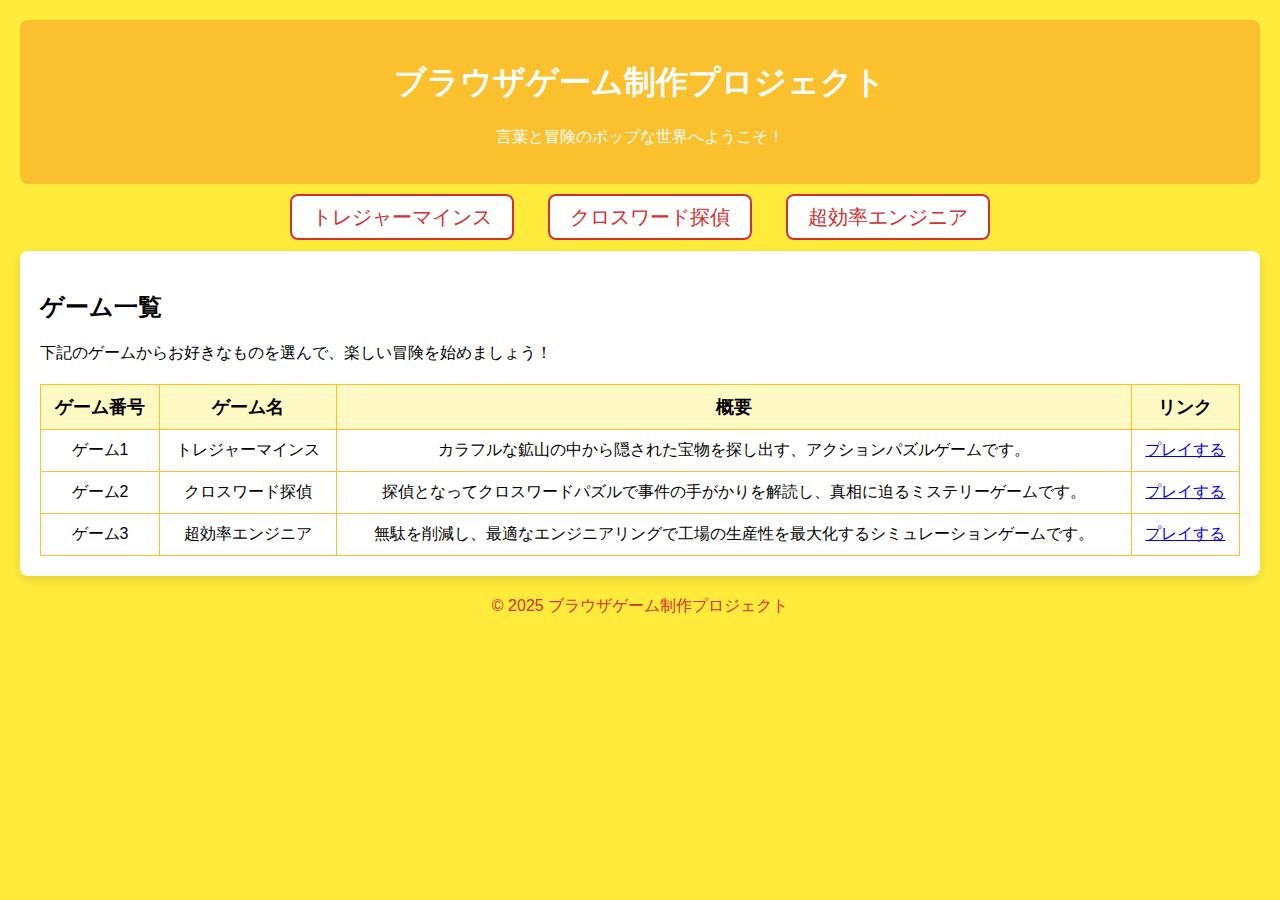
<file: index.html>
<!DOCTYPE html>
<html lang="ja">
<head>
  <meta charset="UTF-8">
  <title>ブラウザゲーム制作プロジェクト</title>
  <style>
    body {
      font-family: 'Comic Sans MS', cursive, sans-serif;
      background-color: #ffeb3b;
      margin: 0;
      padding: 20px;
    }
    header {
      text-align: center;
      padding: 20px;
      background-color: #fbc02d;
      border-radius: 8px;
      color: #fff;
    }
    nav {
      text-align: center;
      margin: 20px 0;
    }
    nav a {
      margin: 0 15px;
      text-decoration: none;
      font-size: 20px;
      color: #d32f2f;
      padding: 10px 20px;
      background-color: #fff;
      border: 2px solid #d32f2f;
      border-radius: 8px;
      transition: background-color 0.3s, color 0.3s;
    }
    nav a:hover {
      background-color: #d32f2f;
      color: #fff;
    }
    section {
      background-color: #fff;
      padding: 20px;
      border-radius: 8px;
      box-shadow: 0 4px 10px rgba(0,0,0,0.1);
      margin-bottom: 20px;
    }
    table {
      width: 100%;
      border-collapse: collapse;
      margin-top: 20px;
    }
    th, td {
      border: 1px solid #fbc02d;
      padding: 10px;
      text-align: center;
    }
    th {
      background-color: #fff9c4;
      font-size: 18px;
    }
    td {
      font-size: 16px;
    }
    footer {
      text-align: center;
      font-size: 16px;
      color: #d32f2f;
      margin-top: 20px;
    }
  </style>
</head>
<body>
  <header>
    <h1>ブラウザゲーム制作プロジェクト</h1>
    <p>言葉と冒険のポップな世界へようこそ！</p>
  </header>
  <nav>
    <a href="game1_mine.html">トレジャーマインス</a>
    <a href="game2_tantei.html">クロスワード探偵</a>
    <a href="game3_factory.html">超効率エンジニア</a>
  </nav>
  <section>
    <h2>ゲーム一覧</h2>
    <p>下記のゲームからお好きなものを選んで、楽しい冒険を始めましょう！</p>
    <table>
      <tr>
        <th>ゲーム番号</th>
        <th>ゲーム名</th>
        <th>概要</th>
        <th>リンク</th>
      </tr>
      <tr>
        <td>ゲーム1</td>
        <td>トレジャーマインス</td>
        <td>カラフルな鉱山の中から隠された宝物を探し出す、アクションパズルゲームです。</td>
        <td><a href="game1_mine.html">プレイする</a></td>
      </tr>
      <tr>
        <td>ゲーム2</td>
        <td>クロスワード探偵</td>
        <td>探偵となってクロスワードパズルで事件の手がかりを解読し、真相に迫るミステリーゲームです。</td>
        <td><a href="game2_tantei.html">プレイする</a></td>
      </tr>
      <tr>
        <td>ゲーム3</td>
        <td>超効率エンジニア</td>
        <td>無駄を削減し、最適なエンジニアリングで工場の生産性を最大化するシミュレーションゲームです。</td>
        <td><a href="game3_factory.html">プレイする</a></td>
      </tr>
    </table>
  </section>
  <footer>
    <p>&copy; 2025 ブラウザゲーム制作プロジェクト</p>
  </footer>
</body>
</html>
</file>
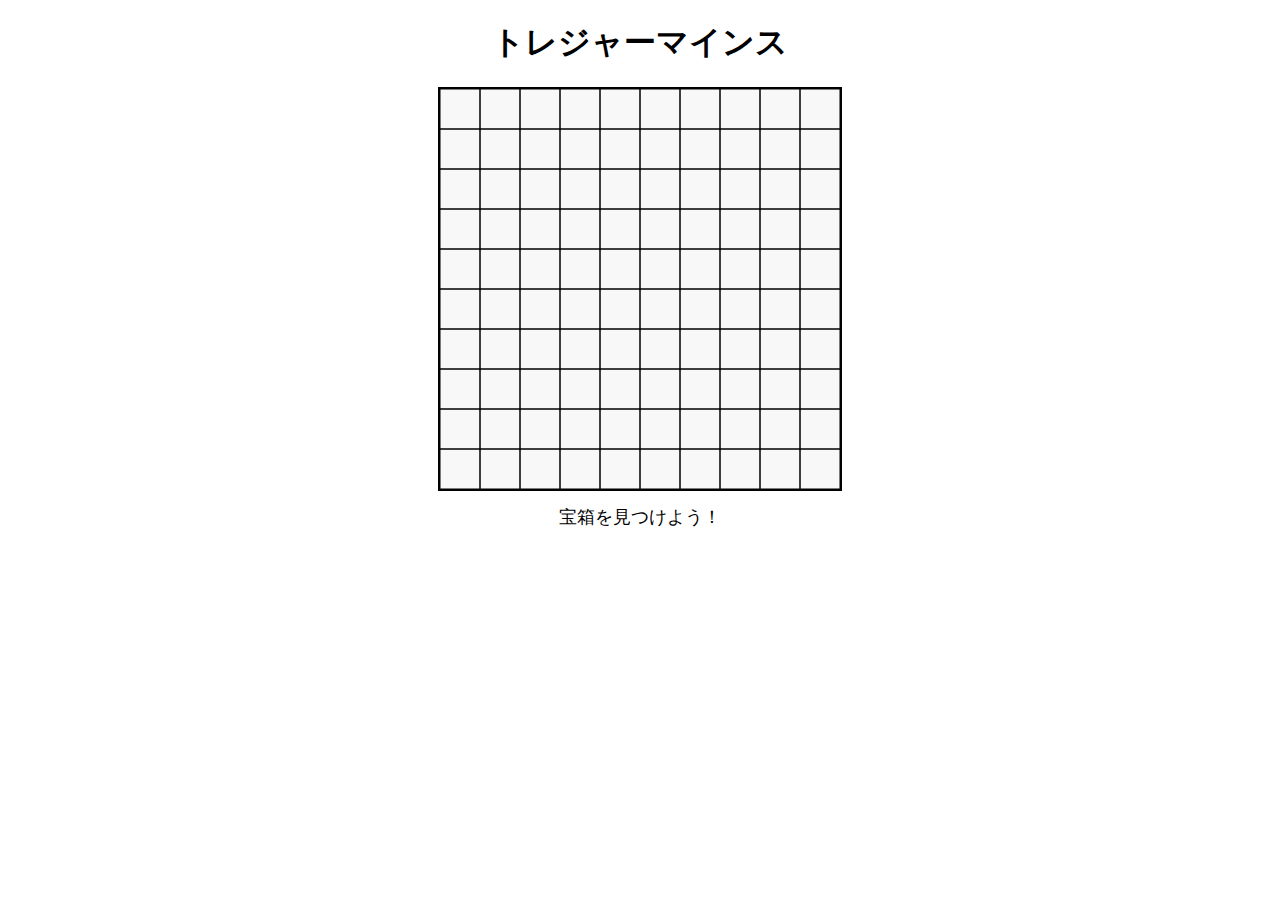
<file: game1.html>
<!DOCTYPE html>
<html lang="ja">
<head>
    <meta charset="UTF-8">
    <meta name="viewport" content="width=device-width, initial-scale=1.0">
    <title>トレジャーマインス</title>
    <style>
        body { text-align: center; font-family: Arial, sans-serif; }
        canvas { background: #f8f8f8; border: 2px solid black; }
        #message { font-size: 18px; margin-top: 10px; }
    </style>
</head>
<body>
    <h1>トレジャーマインス</h1>
    <canvas id="gameCanvas"></canvas>
    <p id="message">宝箱を見つけよう！</p>
    <script>
        const GRID_SIZE = 10;
        const CELL_SIZE = 40;
        const NUM_MINES = 10;
        const NUM_TREASURES = 5;
        const canvas = document.getElementById("gameCanvas");
        const ctx = canvas.getContext("2d");
        const message = document.getElementById("message");
        canvas.width = GRID_SIZE * CELL_SIZE;
        canvas.height = GRID_SIZE * CELL_SIZE;

        let board = Array.from({ length: GRID_SIZE }, () => Array(GRID_SIZE).fill(0));
        let revealed = Array.from({ length: GRID_SIZE }, () => Array(GRID_SIZE).fill(false));
        let treasureFound = 0;

        function placeObjects(num, type) {
            let count = 0;
            while (count < num) {
                let x = Math.floor(Math.random() * GRID_SIZE);
                let y = Math.floor(Math.random() * GRID_SIZE);
                if (board[y][x] === 0) {
                    board[y][x] = type;
                    count++;
                }
            }
        }

        function calculateNumbers() {
            for (let y = 0; y < GRID_SIZE; y++) {
                for (let x = 0; x < GRID_SIZE; x++) {
                    if (board[y][x] === -1) continue;
                    let count = 0;
                    for (let dy = -1; dy <= 1; dy++) {
                        for (let dx = -1; dx <= 1; dx++) {
                            let nx = x + dx, ny = y + dy;
                            if (nx >= 0 && nx < GRID_SIZE && ny >= 0 && ny < GRID_SIZE && board[ny][nx] === -1) {
                                count++;
                            }
                        }
                    }
                    if (board[y][x] !== 9) board[y][x] = count;
                }
            }
        }

        function getTreasureHint(x, y) {
            let minDistance = Infinity;
            let direction = "";
            for (let ty = 0; ty < GRID_SIZE; ty++) {
                for (let tx = 0; tx < GRID_SIZE; tx++) {
                    if (board[ty][tx] === 9) {
                        let distance = Math.abs(tx - x) + Math.abs(ty - y);
                        if (distance < minDistance) {
                            minDistance = distance;
                            direction = tx > x ? "→" : tx < x ? "←" : ty > y ? "↓" : "↑";
                        }
                    }
                }
            }
            return direction;
        }

        function drawBoard() {
            ctx.clearRect(0, 0, canvas.width, canvas.height);
            for (let y = 0; y < GRID_SIZE; y++) {
                for (let x = 0; x < GRID_SIZE; x++) {
                    ctx.strokeStyle = "black";
                    ctx.strokeRect(x * CELL_SIZE, y * CELL_SIZE, CELL_SIZE, CELL_SIZE);
                    if (revealed[y][x]) {
                        if (board[y][x] === -1) {
                            ctx.fillStyle = "red";
                            ctx.beginPath();
                            ctx.arc(x * CELL_SIZE + 20, y * CELL_SIZE + 20, 10, 0, Math.PI * 2);
                            ctx.fill();
                        } else if (board[y][x] === 9) {
                            ctx.fillStyle = "gold";
                            ctx.beginPath();
                            ctx.arc(x * CELL_SIZE + 20, y * CELL_SIZE + 20, 10, 0, Math.PI * 2);
                            ctx.fill();
                        } else {
                            ctx.fillStyle = "black";
                            ctx.font = "20px Arial";
                            ctx.fillText(board[y][x], x * CELL_SIZE + 15, y * CELL_SIZE + 25);
                            let hint = getTreasureHint(x, y);
                            if (hint) ctx.fillText(hint, x * CELL_SIZE + 30, y * CELL_SIZE + 30);
                        }
                    }
                }
            }
        }

        function revealCell(x, y) {
            if (revealed[y][x]) return;
            revealed[y][x] = true;
            if (board[y][x] === -1) {
                message.textContent = "ゲームオーバー！";
                canvas.removeEventListener("click", handleClick);
            } else if (board[y][x] === 9) {
                treasureFound++;
                if (treasureFound === NUM_TREASURES) {
                    message.textContent = "全ての宝箱を見つけた！ゲームクリア！";
                    canvas.removeEventListener("click", handleClick);
                }
            }
            drawBoard();
        }

        function handleClick(event) {
            let rect = canvas.getBoundingClientRect();
            let x = Math.floor((event.clientX - rect.left) / CELL_SIZE);
            let y = Math.floor((event.clientY - rect.top) / CELL_SIZE);
            revealCell(x, y);
        }

        function initGame() {
            placeObjects(NUM_MINES, -1);
            placeObjects(NUM_TREASURES, 9);
            calculateNumbers();
            drawBoard();
            canvas.addEventListener("click", handleClick);
        }

        initGame();
    </script>
</body>
</html>
</file>
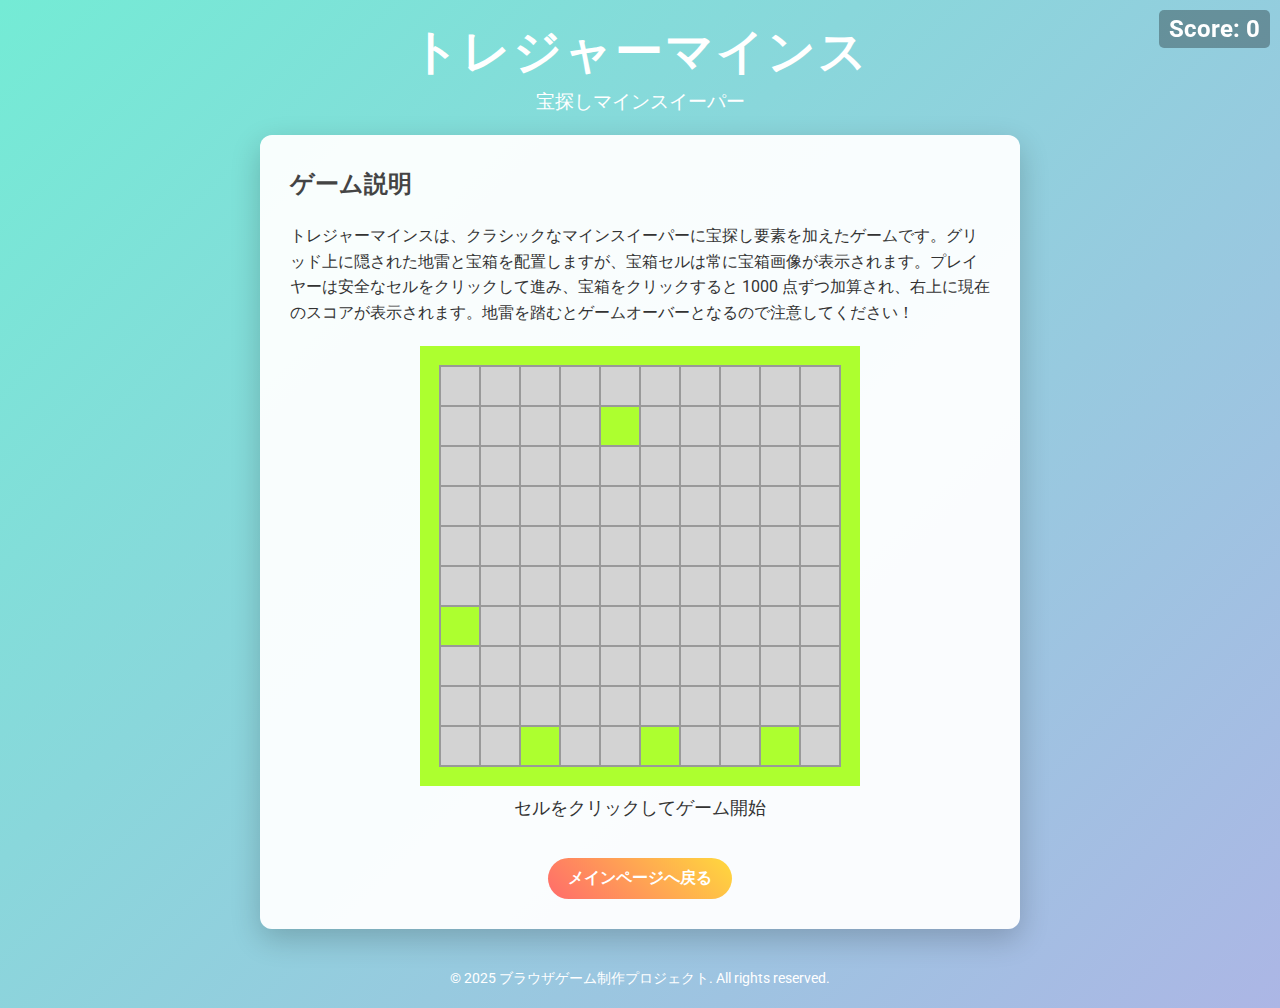
<file: game1_mine.html>
<!DOCTYPE html>
<html lang="ja">
<head>
  <meta charset="UTF-8">
  <meta name="viewport" content="width=device-width, initial-scale=1.0">
  <title>トレジャーマインス - ゲームページ</title>
  <link href="https://fonts.googleapis.com/css?family=Roboto:400,700&display=swap" rel="stylesheet">
  <style>
    /* 全体のスタイル */
    body {
      margin: 0;
      padding: 0;
      font-family: 'Roboto', sans-serif;
      background: linear-gradient(135deg, #74ebd5, #ACB6E5);
      display: flex;
      flex-direction: column;
      min-height: 100vh;
      align-items: center;
      color: #333;
      position: relative;
    }
    /* 右上のスコア表示 */
    #score {
      position: fixed;
      top: 10px;
      right: 10px;
      font-size: 24px;
      font-weight: bold;
      color: #fff;
      background: rgba(0,0,0,0.3);
      padding: 5px 10px;
      border-radius: 5px;
      z-index: 100;
    }
    /* ヘッダ：全幅表示、高さ75px */
    header {
      width: 100%;
      margin-top: 40px;
      height: 75px;
      display: flex;
      flex-direction: column;
      justify-content: center;
      align-items: center;
      color: #fff;
      text-align: center;
    }
    header h1 {
      font-size: 3em;
      margin: 0;
      letter-spacing: 2px;
    }
    header p {
      font-size: 1.2em;
      margin-top: 5px;
    }
    @media (max-width: 480px) {
      header h1 {
        font-size: 2em;
      }
      header p {
        font-size: 1em;
      }
    }
    .container {
      background: rgba(255, 255, 255, 0.95);
      width: 90%;
      max-width: 700px;
      margin: 20px;
      padding: 30px;
      border-radius: 12px;
      box-shadow: 0 10px 30px rgba(0, 0, 0, 0.2);
    }
    .game-description {
      text-align: left;
      margin-bottom: 20px;
      line-height: 1.6;
    }
    .game-description h2 {
      margin-top: 0;
      color: #444;
    }
    /* キャンバス：レスポンシブ対応（内部サイズは 440×440） */
    #gameCanvas {
      display: block;
      margin: 0 auto;
      background: #ADFF2F;
      width: 100%;
      max-width: 440px;
      height: auto;
    }
    #message {
      text-align: center;
      font-size: 18px;
      margin-top: 10px;
    }
    .btn {
      display: inline-block;
      margin-top: 20px;
      padding: 10px 20px;
      font-size: 16px;
      font-weight: bold;
      color: #fff;
      background: linear-gradient(45deg, #FF6B6B, #FFD93D);
      border: none;
      border-radius: 30px;
      text-decoration: none;
      cursor: pointer;
      transition: background 0.3s ease;
    }
    .btn:hover {
      background: linear-gradient(45deg, #FFD93D, #FF6B6B);
    }
    footer {
      margin-top: auto;
      padding: 20px;
      text-align: center;
      color: #fff;
      font-size: 0.9em;
    }
  </style>
</head>
<body>
  <div id="score">Score: 0</div>
  <header>
    <h1>トレジャーマインス</h1>
    <p>宝探しマインスイーパー</p>
  </header>
  
  <div class="container">
    <div class="game-description">
      <h2>ゲーム説明</h2>
      <p>
        トレジャーマインスは、クラシックなマインスイーパーに宝探し要素を加えたゲームです。グリッド上に隠された地雷と宝箱を配置しますが、宝箱セルは常に宝箱画像が表示されます。プレイヤーは安全なセルをクリックして進み、宝箱をクリックすると 1000 点ずつ加算され、右上に現在のスコアが表示されます。地雷を踏むとゲームオーバーとなるので注意してください！
      </p>
    </div>
    
    <!-- 固定内部サイズ 440×440 のキャンバス。レスポンシブに縮小 -->
    <canvas id="gameCanvas" width="440" height="440"></canvas>
    <p id="message">セルをクリックしてゲーム開始</p>
    <div style="text-align: center;">
      <a href="index.html" class="btn">メインページへ戻る</a>
    </div>
  </div>
  
  <footer>
    © 2025 ブラウザゲーム制作プロジェクト. All rights reserved.
  </footer>
  
  <script>
    const GRID_SIZE = 10;
    const CELL_SIZE = 40;
    const NUM_MINES = 10;
    const NUM_TREASURES = 5;
    const MARGIN = 20; // キャンバス内の地雷原の余白
    const TREASURE_SCORE = 1000;  // 宝箱1個あたりの点数

    let score = 0;
    const scoreDiv = document.getElementById("score");
    
    // 宝箱画像を読み込み
    const treasureImg = new Image();
    treasureImg.src = "takarabako.png";
    
    const canvas = document.getElementById("gameCanvas");
    const ctx = canvas.getContext("2d");
    const message = document.getElementById("message");

    // 盤面： 0=空、-1=地雷、9=宝箱
    let board = Array.from({ length: GRID_SIZE }, () => Array(GRID_SIZE).fill(0));
    // セルの状態： true=クリック済み、false=未クリック（ただし宝箱セルは常に宝箱画像表示）
    let revealed = Array.from({ length: GRID_SIZE }, () => Array(GRID_SIZE).fill(false));
    // 宝箱が既に収集済みかどうかを示すフラグ（再クリック防止用）
    let treasureCollected = Array.from({ length: GRID_SIZE }, () => Array(GRID_SIZE).fill(false));
    
    let game_over = false;
    
    // 地雷、宝箱の配置
    function placeObjects(num, type) {
      let count = 0;
      while (count < num) {
        let x = Math.floor(Math.random() * GRID_SIZE);
        let y = Math.floor(Math.random() * GRID_SIZE);
        // 宝箱と地雷が重ならないように
        if (board[y][x] === 0) {
          board[y][x] = type;
          count++;
        }
      }
    }
    placeObjects(NUM_MINES, -1);
    placeObjects(NUM_TREASURES, 9);
    
    // 周囲の地雷数を計算（宝箱セルはそのまま）
    function calculateNumbers() {
      for (let y = 0; y < GRID_SIZE; y++) {
        for (let x = 0; x < GRID_SIZE; x++) {
          if (board[y][x] === -1 || board[y][x] === 9) continue;
          let count = 0;
          for (let dy = -1; dy <= 1; dy++) {
            for (let dx = -1; dx <= 1; dx++) {
              let nx = x + dx, ny = y + dy;
              if (nx >= 0 && nx < GRID_SIZE && ny >= 0 && ny < GRID_SIZE && board[ny][nx] === -1) {
                count++;
              }
            }
          }
          board[y][x] = count;
        }
      }
    }
    calculateNumbers();
    
    // スコア表示の更新
    function updateScore() {
      scoreDiv.textContent = "Score: " + score;
    }
    
    // 盤面の描画
    function drawBoard() {
      // キャンバス全体を黄緑で塗りつぶし（地雷原外）
      ctx.fillStyle = "#ADFF2F";
      ctx.fillRect(0, 0, canvas.width, canvas.height);
      
      // 地雷原の枠を描画
      ctx.strokeStyle = "#333";
      ctx.lineWidth = 2;
      ctx.strokeRect(MARGIN, MARGIN, GRID_SIZE * CELL_SIZE, GRID_SIZE * CELL_SIZE);
      
      // 各セルの描画
      for (let y = 0; y < GRID_SIZE; y++) {
        for (let x = 0; x < GRID_SIZE; x++) {
          const cellX = MARGIN + x * CELL_SIZE;
          const cellY = MARGIN + y * CELL_SIZE;
          
          // 宝箱セルは常に宝箱画像を描画
          if (board[y][x] === 9) {
            ctx.drawImage(treasureImg, cellX, cellY, CELL_SIZE, CELL_SIZE);
          } else {
            // 未クリックなら薄い灰色、クリック済みなら白
            ctx.fillStyle = revealed[y][x] ? "#FFFFFF" : "#d3d3d3";
            ctx.fillRect(cellX, cellY, CELL_SIZE, CELL_SIZE);
          }
          
          // セルの枠
          ctx.strokeStyle = "#999";
          ctx.strokeRect(cellX, cellY, CELL_SIZE, CELL_SIZE);
          
          // クリック済みかつ宝箱セル以外の場合、数字（0含む）を描画
          if (revealed[y][x] && board[y][x] !== 9) {
            if (board[y][x] === -1) {
              ctx.fillStyle = "red";
              ctx.beginPath();
              ctx.arc(cellX + CELL_SIZE/2, cellY + CELL_SIZE/2, CELL_SIZE/4, 0, Math.PI * 2);
              ctx.fill();
            } else { // board[y][x] is 0 or greater
              ctx.fillStyle = "#333";
              ctx.font = "20px Roboto";
              ctx.fillText(board[y][x], cellX + 10, cellY + 25);
            }
          }
        }
      }
    }
    
    // セルをクリックしたときの処理
    function revealCell(x, y) {
      if (game_over) return;
      // すでにクリック済みなら何もしない
      if (revealed[y][x]) return;
      
      // 地雷の場合はゲームオーバー
      if (board[y][x] === -1) {
        revealed[y][x] = true;
        game_over = true;
        message.textContent = "ゲームオーバー！";
        return;
      }
      
      // 宝箱の場合：まだ収集していなければ得点を加算
      if (board[y][x] === 9) {
        if (!treasureCollected[y][x]) {
          treasureCollected[y][x] = true;
          score += TREASURE_SCORE;
          updateScore();
        }
      }
      
      revealed[y][x] = true;
    }
    
    // クリックイベントの処理（レスポンシブ対応）
    function handleClick(event) {
      let rect = canvas.getBoundingClientRect();
      let scaleX = canvas.width / rect.width;
      let scaleY = canvas.height / rect.height;
      let canvasX = (event.clientX - rect.left) * scaleX;
      let canvasY = (event.clientY - rect.top) * scaleY;
      let x = Math.floor((canvasX - MARGIN) / CELL_SIZE);
      let y = Math.floor((canvasY - MARGIN) / CELL_SIZE);
      if (x < 0 || x >= GRID_SIZE || y < 0 || y >= GRID_SIZE) return;
      revealCell(x, y);
      drawBoard();
    }
    
    // 初期描画
    function initGame() {
      updateScore();
      drawBoard();
      canvas.addEventListener("click", handleClick);
    }
    initGame();
  </script>
</body>
</html>
</file>
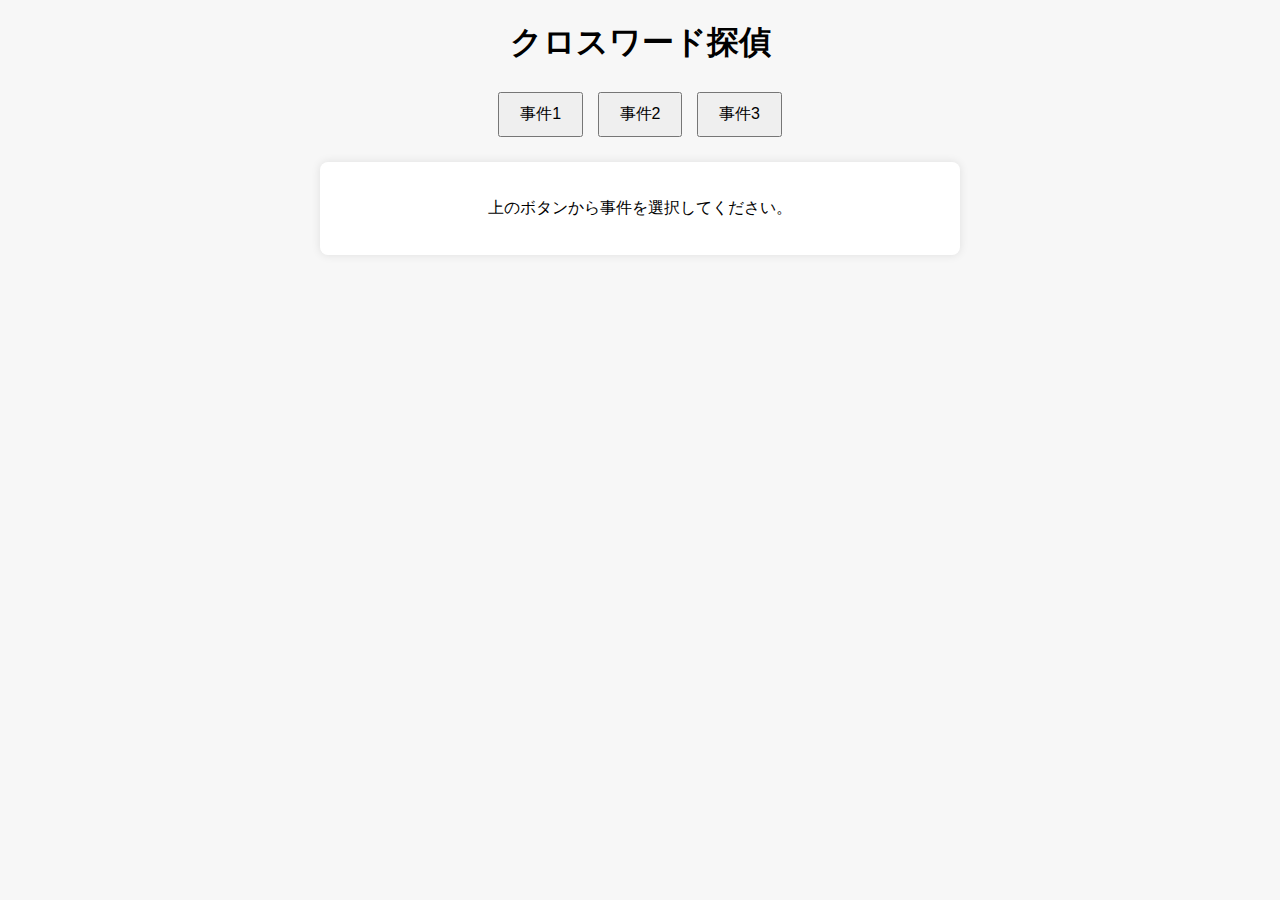
<file: game2_egg_hunter.html>
<!DOCTYPE html>
<html lang="ja">
<head>
  <meta charset="UTF-8">
  <title>クロスワード探偵</title>
  <style>
    body {
      font-family: Arial, sans-serif;
      background-color: #f7f7f7;
      margin: 0;
      padding: 0;
    }
    h1, h2, h3 {
      text-align: center;
    }
    #incidentSelector {
      text-align: center;
      margin: 20px 0;
    }
    #incidentSelector button {
      margin: 5px;
      padding: 10px 20px;
      font-size: 16px;
      cursor: pointer;
    }
    #gameArea {
      max-width: 600px;
      margin: 0 auto;
      background-color: #fff;
      padding: 20px;
      border-radius: 8px;
      box-shadow: 0 0 10px rgba(0,0,0,0.1);
    }
    table {
      width: 100%;
      border-collapse: collapse;
      margin: 20px 0;
    }
    th, td {
      border: 1px solid #ccc;
      padding: 8px;
      text-align: left;
    }
    th {
      background-color: #eee;
    }
    .result {
      font-weight: bold;
      font-size: 18px;
      text-align: center;
    }
  </style>
</head>
<body>
  <h1>クロスワード探偵</h1>
  <div id="incidentSelector">
    <button onclick="loadIncident(0)">事件1</button>
    <button onclick="loadIncident(1)">事件2</button>
    <button onclick="loadIncident(2)">事件3</button>
  </div>
  <div id="gameArea">
    <!-- ここに事件の詳細とパズルが表示されます -->
    <p style="text-align: center;">上のボタンから事件を選択してください。</p>
  </div>

  <script>
    // 事件データの定義
    const incidents = [
      {
        title: "事件1: 消えた宝石",
        description: "舞台は高級ホテル。展示室から貴重な宝石が消えた。名探偵が事件の真相を解明する。",
        clues: {
          across: [
            { number: 1, clue: "宝石の隠し場所", answer: "VAULT" }
          ],
          down: [
            { number: 2, clue: "名探偵の名前", answer: "HOLMES" }
          ]
        }
      },
      {
        title: "事件2: 消えた肖像画",
        description: "有名美術館で肖像画が忽然と姿を消した。関係者の証言が錯綜する中、真相は闇に葬られる。",
        clues: {
          across: [
            { number: 1, clue: "肖像画が展示される部屋", answer: "GALLERY" }
          ],
          down: [
            { number: 2, clue: "画家の名前", answer: "PICASSO" }
          ]
        }
      },
      {
        title: "事件3: 消えた秘密文書",
        description: "政府機密の秘密文書が突如消失。数多の陰謀と裏切りが絡む中、捜査は難航する。",
        clues: {
          across: [
            { number: 1, clue: "秘密文書の保管場所", answer: "ARCHIVE" }
          ],
          down: [
            { number: 2, clue: "捜査の手がかり", answer: "EVIDENCE" }
          ]
        }
      }
    ];

    // 事件を読み込み、パズル画面を生成する関数
    function loadIncident(index) {
      const incident = incidents[index];
      let html = "";

      // 事件タイトルと説明
      html += "<h2>" + incident.title + "</h2>";
      html += "<p>" + incident.description + "</p>";
      html += "<h3>クロスワードパズルの手がかり</h3>";

      // 表形式でヒントを表示（横と縦の両方）
      html += "<table>";
      html += "<tr><th>番号</th><th>方向</th><th>ヒント</th><th>答え</th></tr>";
      // 横のヒント
      incident.clues.across.forEach(function(item, idx) {
        html += "<tr>";
        html += "<td>" + item.number + "</td>";
        html += "<td>横</td>";
        html += "<td>" + item.clue + "</td>";
        html += "<td><input type='text' id='across_" + idx + "' placeholder='答えを入力'></td>";
        html += "</tr>";
      });
      // 縦のヒント
      incident.clues.down.forEach(function(item, idx) {
        html += "<tr>";
        html += "<td>" + item.number + "</td>";
        html += "<td>縦</td>";
        html += "<td>" + item.clue + "</td>";
        html += "<td><input type='text' id='down_" + idx + "' placeholder='答えを入力'></td>";
        html += "</tr>";
      });
      html += "</table>";

      // 答え確認ボタンと結果表示エリア
      html += "<div style='text-align:center;'>";
      html += "<button onclick='checkAnswers(" + index + ")'>答えを確認</button>";
      html += "</div>";
      html += "<div id='result'></div>";

      document.getElementById("gameArea").innerHTML = html;
    }

    // 入力された答えをチェックする関数
    function checkAnswers(index) {
      const incident = incidents[index];
      let allCorrect = true;

      // 横の答えをチェック
      incident.clues.across.forEach(function(item, idx) {
        const userAnswer = document.getElementById("across_" + idx).value.trim().toUpperCase();
        if (userAnswer !== item.answer.toUpperCase()) {
          allCorrect = false;
        }
      });
      
      // 縦の答えをチェック
      incident.clues.down.forEach(function(item, idx) {
        const userAnswer = document.getElementById("down_" + idx).value.trim().toUpperCase();
        if (userAnswer !== item.answer.toUpperCase()) {
          allCorrect = false;
        }
      });

      // 結果表示
      const resultDiv = document.getElementById("result");
      if (allCorrect) {
        resultDiv.innerHTML = "<p class='result'>全て正解です！事件解決！</p>";
      } else {
        resultDiv.innerHTML = "<p class='result'>いくつかの答えが間違っています。もう一度挑戦してください。</p>";
      }
    }
  </script>
</body>
</html>
</file>
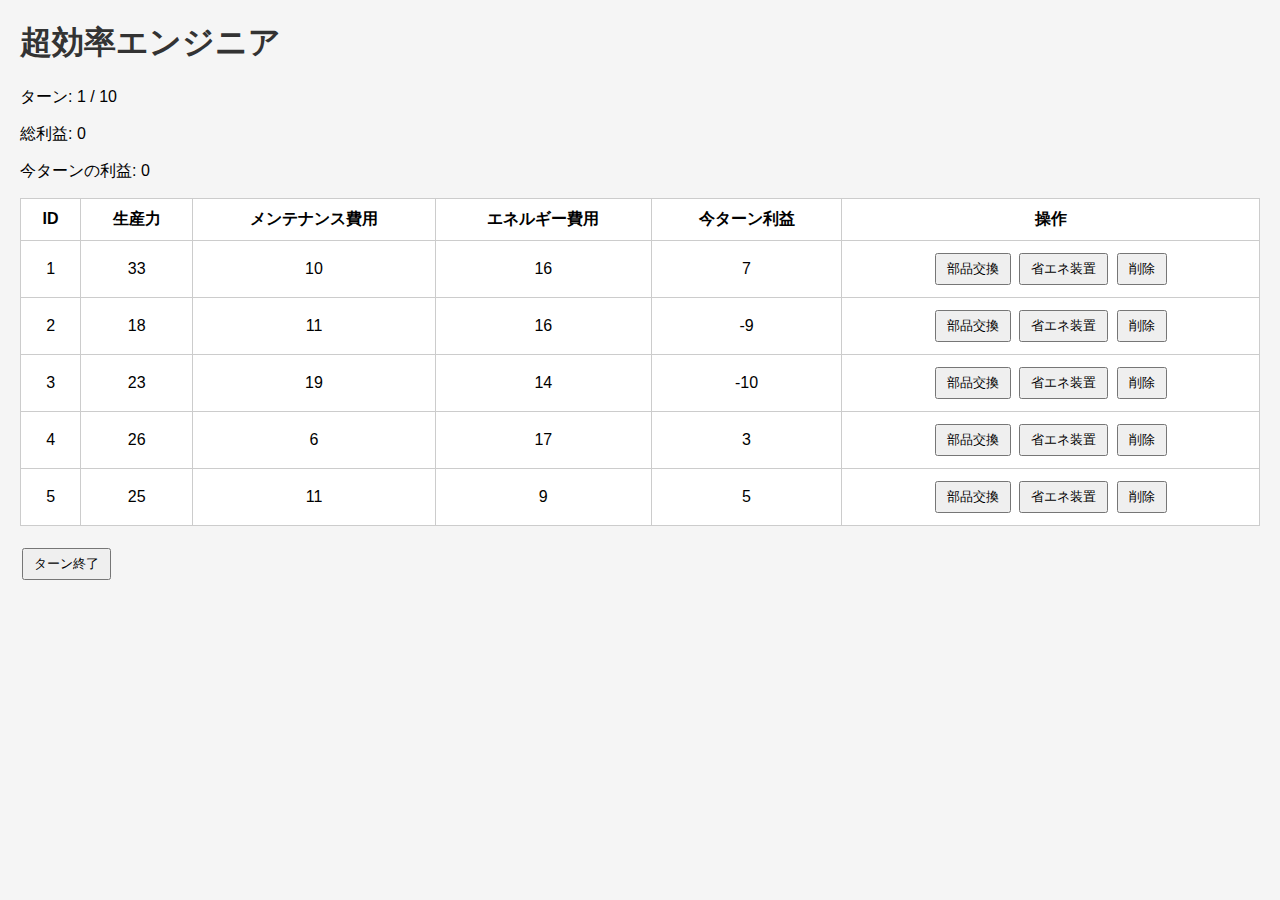
<file: game3_factory.html>
<!DOCTYPE html>
<html lang="ja">
<head>
  <meta charset="UTF-8">
  <title>超効率エンジニア</title>
  <style>
    body {
      font-family: Arial, sans-serif;
      margin: 20px;
      background-color: #f5f5f5;
    }
    h1 {
      color: #333;
    }
    table {
      border-collapse: collapse;
      width: 100%;
      margin-bottom: 20px;
      background-color: #fff;
    }
    table, th, td {
      border: 1px solid #ccc;
    }
    th, td {
      padding: 10px;
      text-align: center;
    }
    button {
      margin: 2px;
      padding: 5px 10px;
    }
    #gameMessage {
      margin-top: 20px;
      font-size: 1.2em;
      font-weight: bold;
      color: #007700;
    }
  </style>
</head>
<body>
  <h1>超効率エンジニア</h1>
  <div id="gameInfo">
    <p>ターン: <span id="turn">1</span> / 10</p>
    <p>総利益: <span id="totalProfit">0</span></p>
    <p>今ターンの利益: <span id="turnProfit">0</span></p>
  </div>
  
  <table id="machineTable">
    <thead>
      <tr>
        <th>ID</th>
        <th>生産力</th>
        <th>メンテナンス費用</th>
        <th>エネルギー費用</th>
        <th>今ターン利益</th>
        <th>操作</th>
      </tr>
    </thead>
    <tbody>
      <!-- 各機械の情報がここに挿入されます -->
    </tbody>
  </table>
  
  <button id="endTurnBtn">ターン終了</button>
  <div id="gameMessage"></div>
  
  <script>
    let currentTurn = 1;
    let totalProfit = 0;
    let machines = [];
    let machineIdCounter = 1;
    
    // 機械オブジェクトを生成（生産力：10～50、メンテナンス：5～20、エネルギー：5～20）
    function createMachine() {
      return {
        id: machineIdCounter++,
        production: Math.floor(Math.random() * 41) + 10,
        maintenance: Math.floor(Math.random() * 16) + 5,
        energy: Math.floor(Math.random() * 16) + 5
      };
    }
    
    // ゲーム開始時に初期生産ラインを生成（例として5台の機械を作成）
    function initGame() {
      for (let i = 0; i < 5; i++) {
        machines.push(createMachine());
      }
      updateUI();
    }
    
    // UIを更新する関数
    function updateUI() {
      document.getElementById('turn').textContent = currentTurn;
      document.getElementById('totalProfit').textContent = totalProfit;
      
      const tbody = document.getElementById('machineTable').getElementsByTagName('tbody')[0];
      tbody.innerHTML = '';
      
      machines.forEach(machine => {
        const row = document.createElement('tr');
        // 各機械の今ターン利益を計算
        const machineProfit = machine.production - (machine.maintenance + machine.energy);
        
        row.innerHTML = `
          <td>${machine.id}</td>
          <td>${machine.production}</td>
          <td>${machine.maintenance}</td>
          <td>${machine.energy}</td>
          <td>${machineProfit}</td>
          <td>
            <button onclick="upgradeParts(${machine.id})">部品交換</button>
            <button onclick="installEnergySaver(${machine.id})">省エネ装置</button>
            <button onclick="deleteMachine(${machine.id})">削除</button>
          </td>
        `;
        tbody.appendChild(row);
      });
    }
    
    // ターン終了時に全機械の収支を計算し、総利益を更新
    function endTurn() {
      let turnProfit = 0;
      machines.forEach(machine => {
        turnProfit += machine.production - (machine.maintenance + machine.energy);
      });
      
      totalProfit += turnProfit;
      document.getElementById('turnProfit').textContent = turnProfit;
      
      if (currentTurn >= 10) {
        document.getElementById('gameMessage').innerHTML = `<h2>ゲーム終了！ 最終スコア: ${totalProfit}</h2>`;
        document.getElementById('endTurnBtn').disabled = true;
        disableActionButtons();
      } else {
        currentTurn++;
        updateUI();
      }
    }
    
    // ゲーム終了時にすべてのボタンを無効化
    function disableActionButtons() {
      const buttons = document.querySelectorAll('button');
      buttons.forEach(button => {
        button.disabled = true;
      });
    }
    
    // 部品交換：生産力を20%向上
    function upgradeParts(machineId) {
      const machine = machines.find(m => m.id === machineId);
      if (machine) {
        machine.production = Math.round(machine.production * 1.2);
        updateUI();
      }
    }
    
    // 省エネ装置：エネルギー費用を20%削減（最低値は1）
    function installEnergySaver(machineId) {
      const machine = machines.find(m => m.id === machineId);
      if (machine) {
        machine.energy = Math.max(1, Math.round(machine.energy * 0.8));
        updateUI();
      }
    }
    
    // 機械の削除
    function deleteMachine(machineId) {
      machines = machines.filter(m => m.id !== machineId);
      updateUI();
    }
    
    document.getElementById('endTurnBtn').addEventListener('click', endTurn);
    window.onload = initGame;
  </script>
</body>
</html>
</file>
